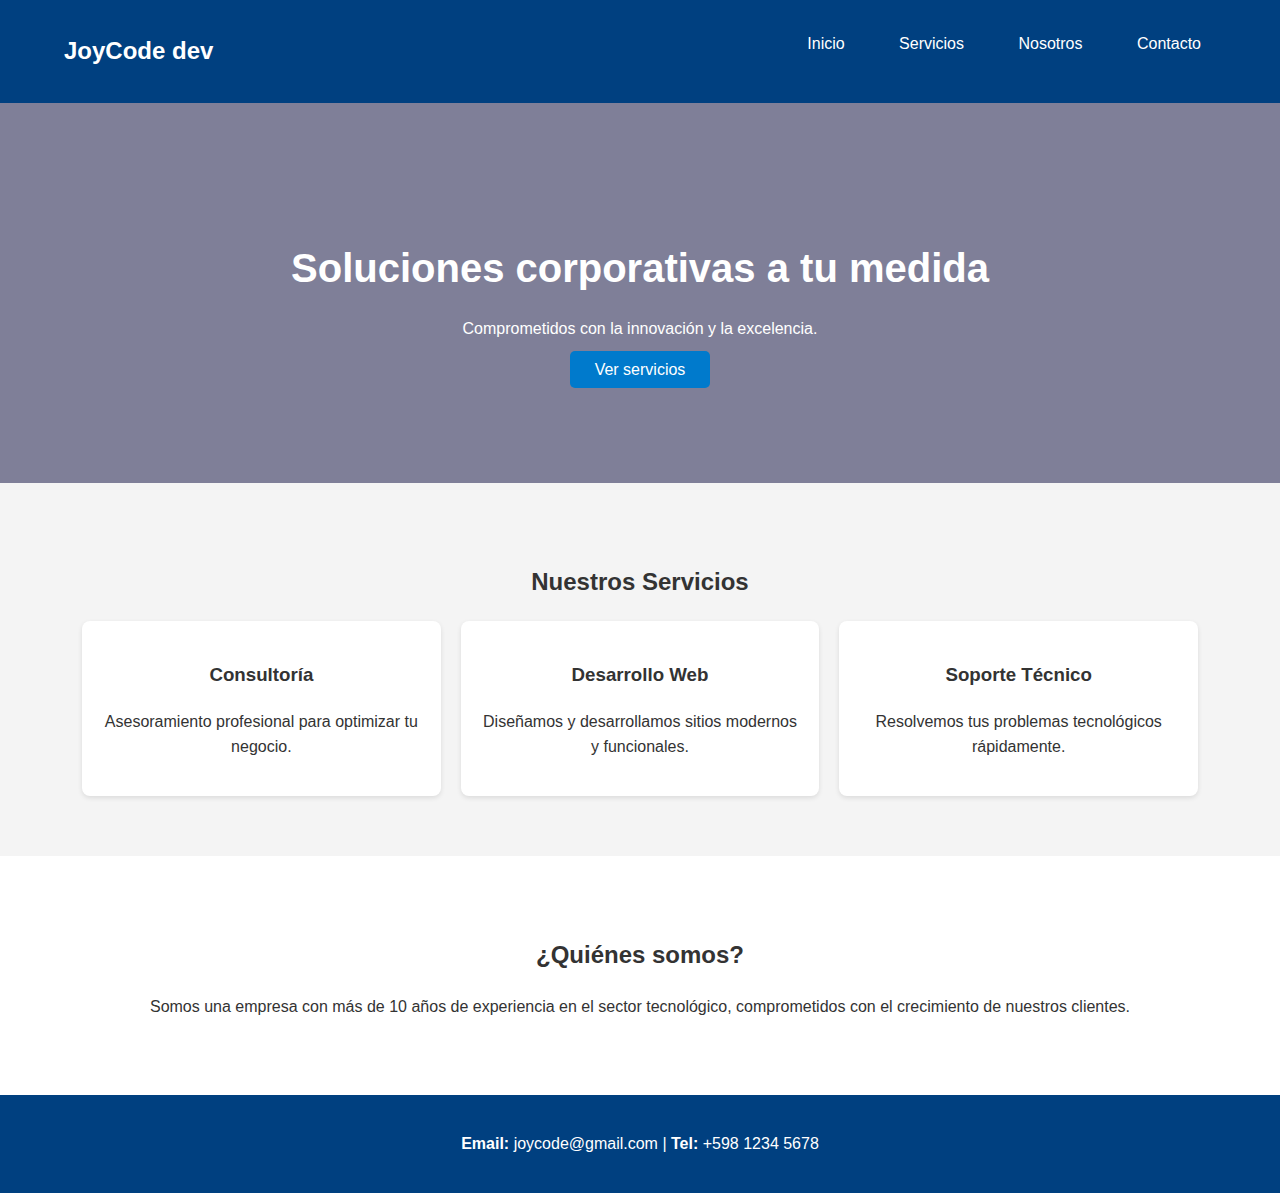
<file: joycode/joycode.html>
<!DOCTYPE html>
<html lang="es">
<head>
  <meta charset="UTF-8" />
  <meta name="viewport" content="width=device-width, initial-scale=1.0" />
  <title>JoyCode</title>
  <link rel="stylesheet" href="styles.css" />
</head>
<body>

  <header>
    <div class="container">
      <h1 class="logo">JoyCode dev</h1>
      <nav>
        <ul>
          <li><a href="#inicio">Inicio</a></li>
          <li><a href="#servicios">Servicios</a></li>
          <li><a href="#nosotros">Nosotros</a></li>
          <li><a href="#contacto">Contacto</a></li>
        </ul>
      </nav>
    </div>
  </header>

  <section class="hero" id="inicio">
    <div class="container">
      <h2>Soluciones corporativas a tu medida</h2>
      <p>Comprometidos con la innovación y la excelencia.</p>
      <a href="#servicios" class="btn">Ver servicios</a>
    </div>
  </section>

  <section class="servicios" id="servicios">
    <div class="container">
      <h2>Nuestros Servicios</h2>
      <div class="cards">
        <div class="card">
          <h3>Consultoría</h3>
          <p>Asesoramiento profesional para optimizar tu negocio.</p>
        </div>
        <div class="card">
          <h3>Desarrollo Web</h3>
          <p>Diseñamos y desarrollamos sitios modernos y funcionales.</p>
        </div>
        <div class="card">
          <h3>Soporte Técnico</h3>
          <p>Resolvemos tus problemas tecnológicos rápidamente.</p>
        </div>
      </div>
    </div>
  </section>

  <section class="nosotros" id="nosotros">
    <div class="container">
      <h2>¿Quiénes somos?</h2>
      <p>Somos una empresa con más de 10 años de experiencia en el sector tecnológico, comprometidos con el crecimiento de nuestros clientes.</p>
    </div>
  </section>

  <footer id="contacto">
    <div class="container">
      <p><strong>Email:</strong> joycode@gmail.com | <strong>Tel:</strong> +598 1234 5678</p>
    </div>
  </footer>

</body>
</html>
</file>
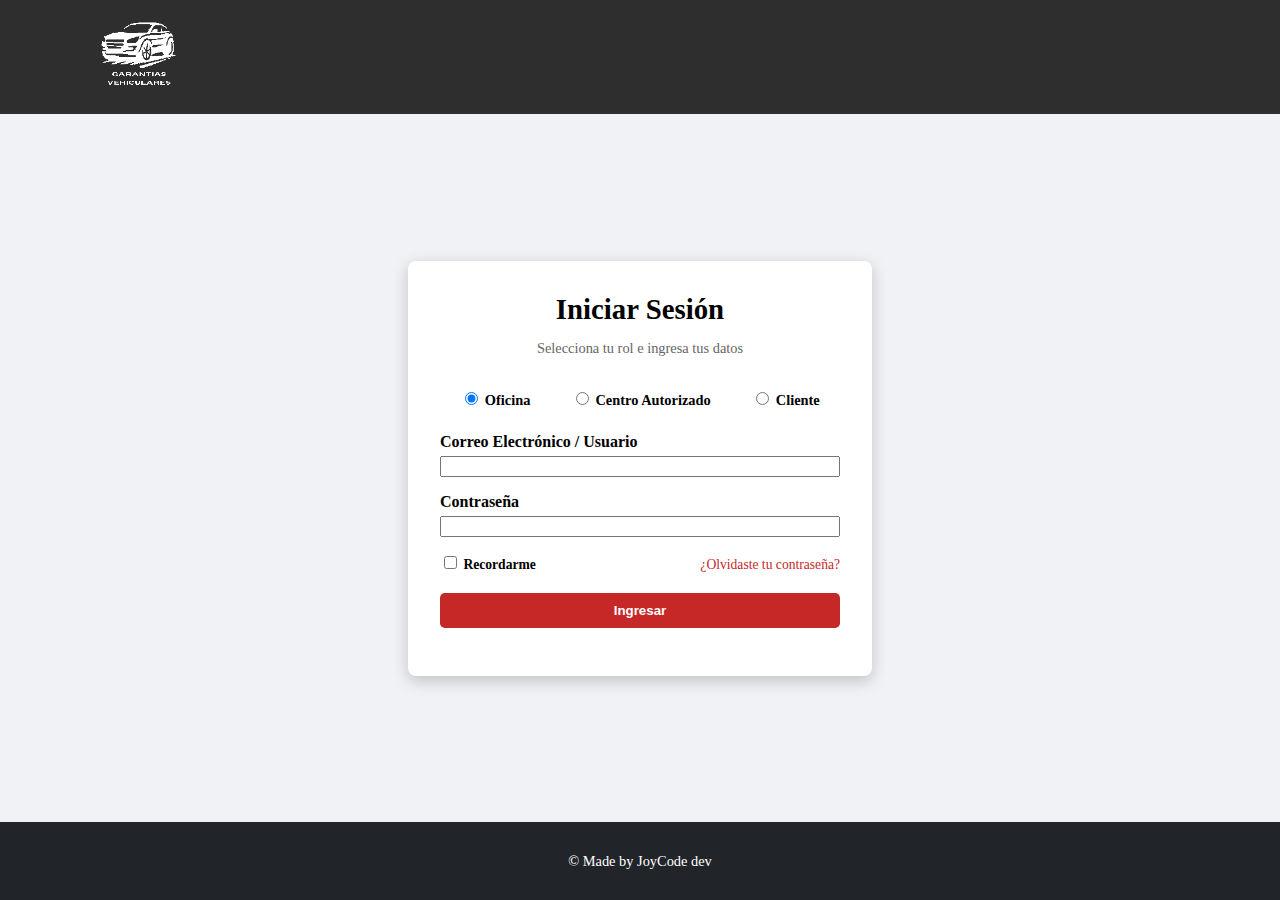
<file: login/login.html>
<!DOCTYPE html>
<html lang="es">
<head>
    <meta charset="UTF-8">
    <meta name="viewport" content="width=device-width, initial-scale=1.0">
    <title>Iniciar Sesión - Sistema de Garantías</title>
    <link rel="stylesheet" href="styleslg.css">
</head>
<body>


<header class="navbar">
    <div class="contenedor">
        <a class="marca" href="../index.html">
            <img src="../img/logo2.png" width="150" height="150" alt="logopagina">
        </a>
    </div>
</header>


<main class="login-principal">
    <section class="login-card">
        <div class="login-header">
            <span class="icono-login"></span>
            <h2>Iniciar Sesión</h2>
            <p>Selecciona tu rol e ingresa tus datos</p>
        </div>

        <form class="formulario">
            
            <div class="grupo-roles">
                <label><input type="radio" name="role" value="ventas" checked> Oficina</label>
                <label><input type="radio" name="role" value="centro"> Centro Autorizado</label>
                <label><input type="radio" name="role" value="cliente"> Cliente</label>
            </div>

            
            <div class="campo">
                <label for="usuario">Correo Electrónico / Usuario</label>
                <input type="email" id="usuario" required>
            </div>

            
            <div class="campo">
                <label for="clave">Contraseña</label>
                <input type="password" id="clave" required>
            </div>

           
            <div class="opciones">
                <label><input type="checkbox"> Recordarme</label>
                <a href="#">¿Olvidaste tu contraseña?</a>
            </div>

            
            <div class="campo">
                <button type="submit" class="btn-login">Ingresar</button>
            </div>
        </form>
    </section>
</main>


<footer class="footer">
    <p>© Made by JoyCode dev</p>
</footer>

</body>
</html>
</file>
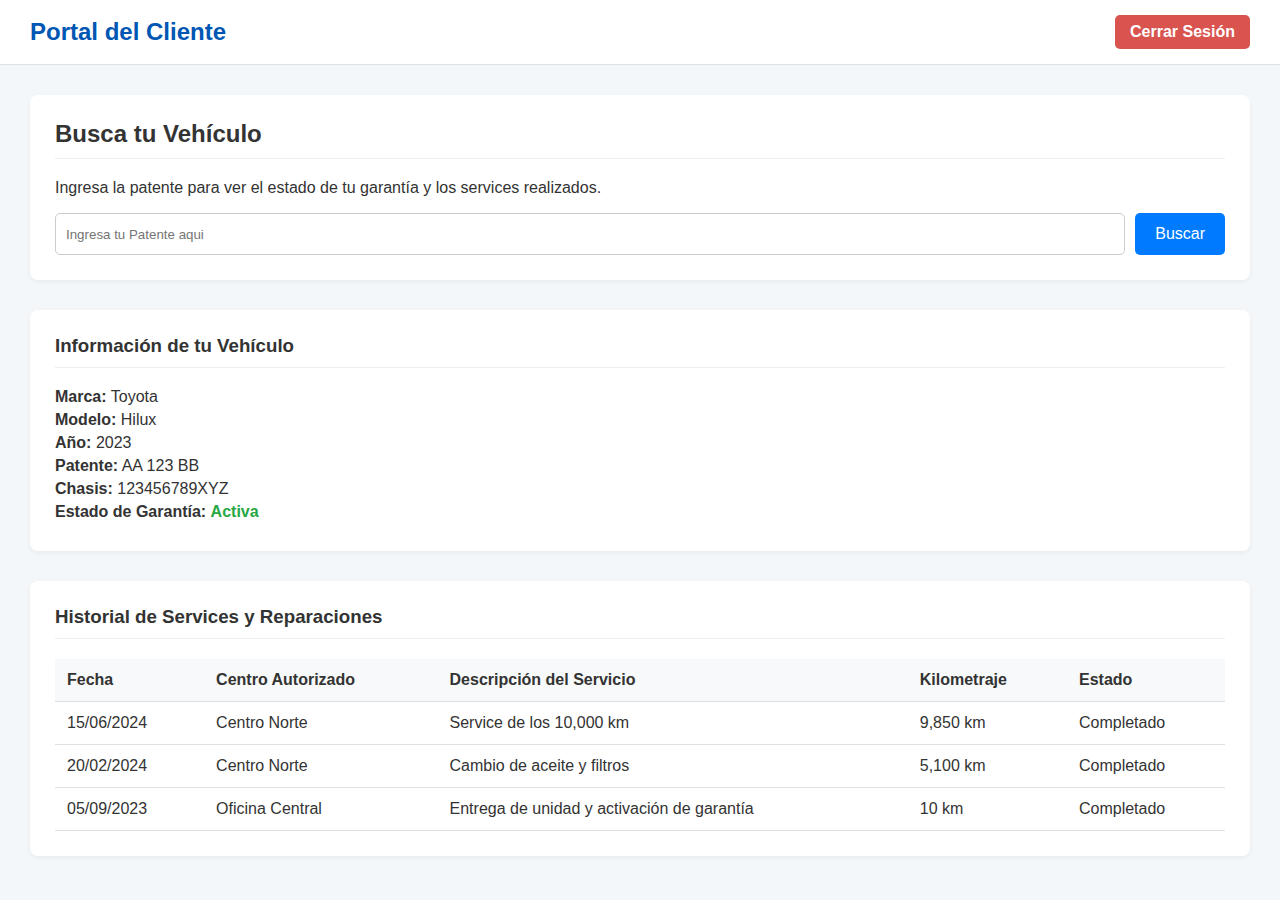
<file: paneloficina/cliente.html>
<!DOCTYPE html>
<html lang="es">
<head>
    <meta charset="UTF-8">
    <title>Portal del Cliente - Garantías</title>
    <link rel="stylesheet" href="style.css">
</head>
<body>
    <div class="dashboard-container">
        <header class="dashboard-header">
            <h1>Portal del Cliente</h1>
            <div class="user-info">
                <a href="logout.php" class="logout-button">Cerrar Sesión</a>
            </div>
        </header>

        <main class="dashboard-content">
            <div class="card">
                <h2>Busca tu Vehículo</h2>
                <p>Ingresa la patente para ver el estado de tu garantía y los services realizados.</p>
                <form class="search-form" method="post">
                    <input type="text" name="busqueda_vehiculo" placeholder="Ingresa tu Patente aqui" required>
                    <button type="submit">Buscar</button>
                </form>
            </div>

            <!-- Esta sección aparecería después de una búsqueda exitosa -->
            <div class="card">
                <h3>Información de tu Vehículo</h3>
                <div class="vehicle-details">
                    <p><strong>Marca:</strong> Toyota</p>
                    <p><strong>Modelo:</strong> Hilux</p>
                    <p><strong>Año:</strong> 2023</p>
                    <p><strong>Patente:</strong> AA 123 BB</p>
                    <p><strong>Chasis:</strong> 123456789XYZ</p>
                    <p><strong>Estado de Garantía:</strong> <span class="status-active">Activa</span></p>
                </div>
            </div>

            <div class="card">
                <h3>Historial de Services y Reparaciones</h3>
                <table class="data-table">
                    <thead>
                        <tr>
                            <th>Fecha</th>
                            <th>Centro Autorizado</th>
                            <th>Descripción del Servicio</th>
                            <th>Kilometraje</th>
                            <th>Estado</th>
                        </tr>
                    </thead>
                    <tbody>
                        <tr>
                            <td>15/06/2024</td>
                            <td>Centro Norte</td>
                            <td>Service de los 10,000 km</td>
                            <td>9,850 km</td>
                            <td>Completado</td>
                        </tr>
                        <tr>
                            <td>20/02/2024</td>
                            <td>Centro Norte</td>
                            <td>Cambio de aceite y filtros</td>
                            <td>5,100 km</td>
                            <td>Completado</td>
                        </tr>
                        <tr>
                            <td>05/09/2023</td>
                            <td>Oficina Central</td>
                            <td>Entrega de unidad y activación de garantía</td>
                            <td>10 km</td>
                            <td>Completado</td>
                        </tr>
                    </tbody>
                </table>
            </div>
        </main>
    </div>
</body>
</html>
</file>
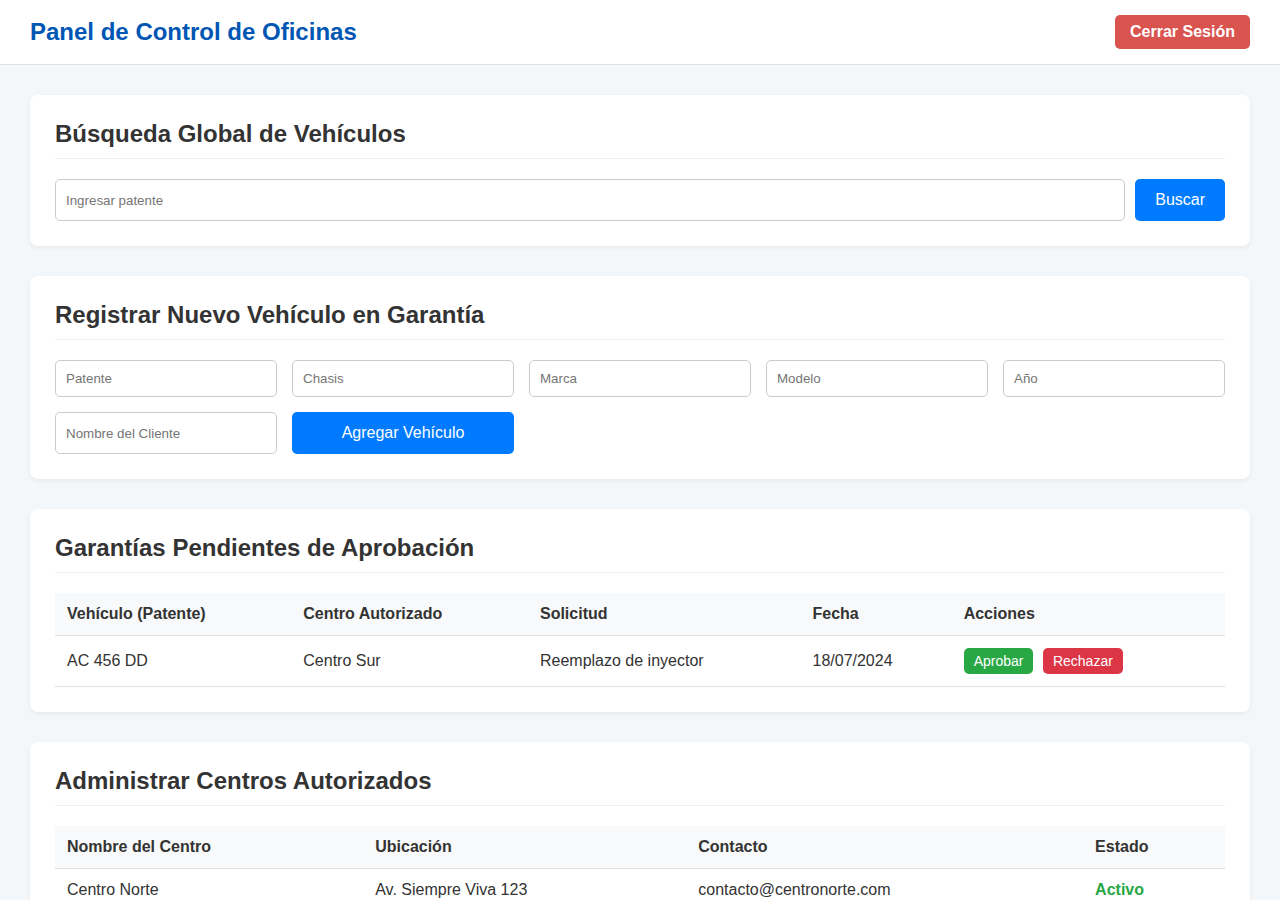
<file: paneloficina/oficina.html>
<!DOCTYPE html>
<html lang="es">
<head>
    <meta charset="UTF-8">
    <title>Panel de Control - Oficina</title>
    <link rel="stylesheet" href="style.css">
</head>
<body>
    <div class="dashboard-container">
        <header class="dashboard-header">
            <h1>Panel de Control de Oficinas</h1>
             <div class="user-info">
                <a href="logout.php" class="logout-button">Cerrar Sesión</a>
            </div>
        </header>

        <main class="dashboard-content">
            <div class="card">
                <h2>Búsqueda Global de Vehículos</h2>
                <form class="search-form">
                    <input type="text" placeholder="Ingresar patente" required>
                    <button type="submit">Buscar</button>
                </form>
            </div>
                <div class="card">
                    <h2>Registrar Nuevo Vehículo en Garantía</h2>
                    <form class="form-grid">
                        <input type="text" placeholder="Patente" required>
                        <input type="text" placeholder="Chasis" required>
                        <input type="text" placeholder="Marca" required>
                        <input type="text" placeholder="Modelo" required>
                        <input type="number" placeholder="Año" required>
                        <input type="text" placeholder="Nombre del Cliente" required>
                        <button type="submit">Agregar Vehículo</button>
                    </form>
            </div>

            <div class="card">
                <h2>Garantías Pendientes de Aprobación</h2>
                <table class="data-table">
                    <thead>
                        <tr>
                            <th>Vehículo (Patente)</th>
                            <th>Centro Autorizado</th>
                            <th>Solicitud</th>
                            <th>Fecha</th>
                            <th>Acciones</th>
                        </tr>
                    </thead>
                    <tbody>
                        <tr>
                            <td>AC 456 DD</td>
                            <td>Centro Sur</td>
                            <td>Reemplazo de inyector</td>
                            <td>18/07/2024</td>
                            <td><button class="action-btn approve">Aprobar</button> <button class="action-btn deny">Rechazar</button></td>
                        </tr>
                    </tbody>
                </table>
            </div>

            <div class="card">
                <h2>Administrar Centros Autorizados</h2>
                <table class="data-table">
                     <thead>
                        <tr>
                            <th>Nombre del Centro</th>
                            <th>Ubicación</th>
                            <th>Contacto</th>
                            <th>Estado</th>
                        </tr>
                    </thead>
                    <tbody>
                        <tr>
                            <td>Centro Norte</td>
                            <td>Av. Siempre Viva 123</td>
                            <td>contacto@centronorte.com</td>
                            <td><span class="status-active">Activo</span></td>
                        </tr>
                         <tr>
                            <td>Centro Sur</td>
                            <td>Calle Falsa 456</td>
                            <td>contacto@centrosur.com</td>
                            <td><span class="status-active">Activo</span></td>
                        </tr>
                    </tbody>
                </table>
                <br>
                <form class="form-grid">
                    <input type="text" placeholder="Nombre del nuevo centro">
                    <input type="text" placeholder="Ubicación">
                    <input type="email" placeholder="Email de contacto">
                    <button type="submit">Agregar Centro</button>
                </form>
            </div>

            <div class="card">
                <h2>Gestión de Cuentas de Usuario</h2>

                <!-- Formulario para crear una nueva cuenta -->
                <h3>Crear Nueva Cuenta</h3>

                
                <form method="post">
                    <div class="form-grid">
                        <input type="text" name="nuevo_usuario" placeholder="Nombre de usuario" required>
                        <input type="password" name="nueva_contrasena" placeholder="Contraseña" required>
                        <select name="nuevo_rol" required>
                            <option value="" disabled selected>Seleccionar Rol</option>
                            <option value="oficina">Oficina</option>
                            <option value="centro">Centro Autorizado</option>
                            <option value="cliente">Cliente</option>
            </div>                

        </main>
    </div>
</body>
<footer class="pie">Made by JoyCode dev</footer>
</html>
</file>
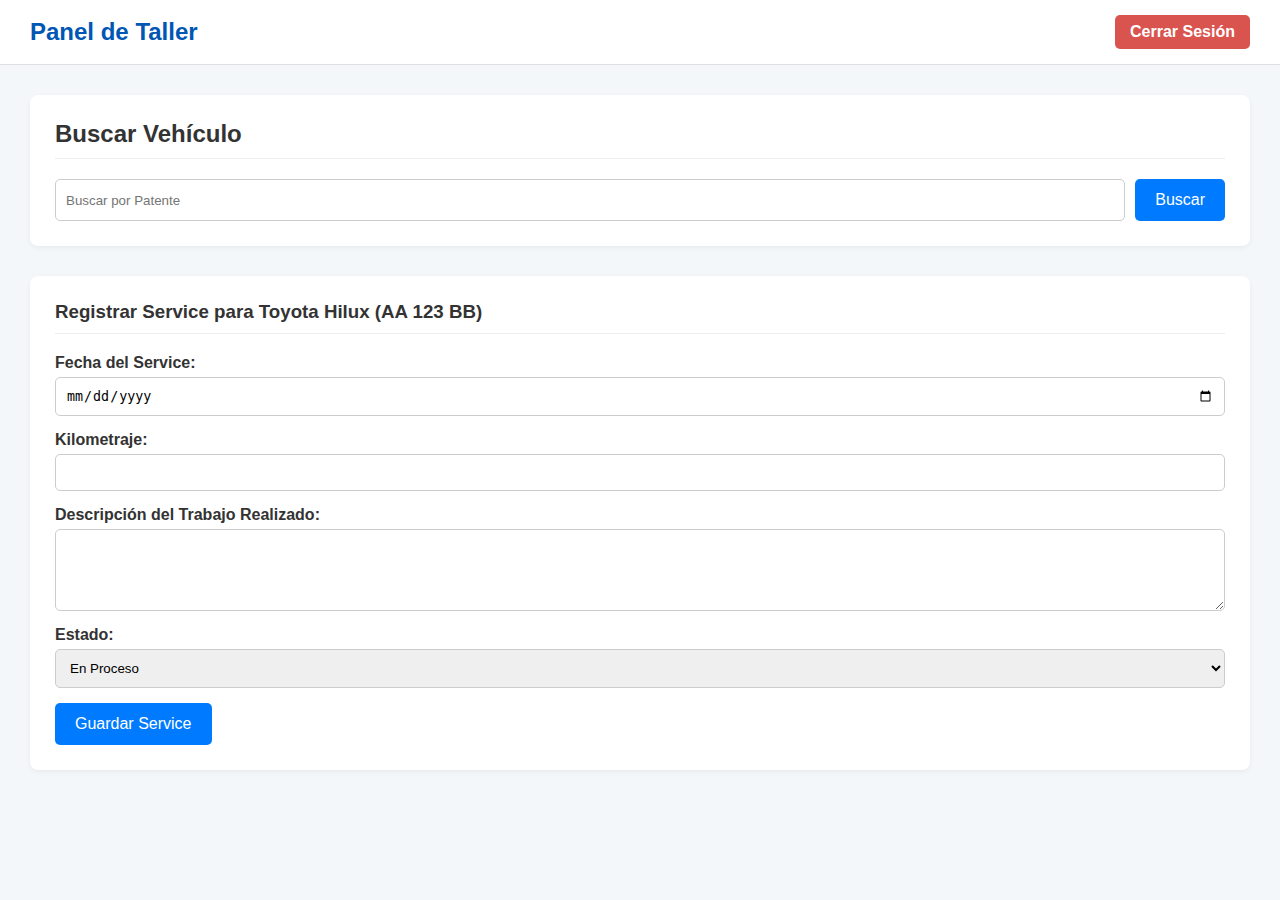
<file: paneloficina/taller.html>
<!DOCTYPE html>
<html lang="es">
<head>
    <meta charset="UTF-8">
    <title>Panel - Taller</title>
    <link rel="stylesheet" href="style.css">
</head>
<body>
    <div class="dashboard-container">
        <header class="dashboard-header">
            <h1>Panel de Taller</h1>
            <div class="user-info">
                <a href="logout.php" class="logout-button">Cerrar Sesión</a>
            </div>
        </header>

        <main class="dashboard-content">

            <div class="card">
                <h2>Buscar Vehículo</h2>
                <form class="search-form" method="post">
                    <input type="text" name="busqueda_vehiculo" placeholder="Buscar por Patente" required>
                    <button type="submit">Buscar</button>
                </form>
            </div>
            
            <!-- Esta sección aparecería al buscar un vehículo -->
            <div class="card">
                <h3>Registrar Service para Toyota Hilux (AA 123 BB)</h3>
                <form>
                    <div class="form-group">
                        <label for="fecha">Fecha del Service:</label>
                        <input type="date" id="fecha" name="fecha" required>
                    </div>
                    <div class="form-group">
                        <label for="kilometraje">Kilometraje:</label>
                        <input type="number" id="kilometraje" name="kilometraje" required>
                    </div>
                    <div class="form-group">
                        <label for="descripcion">Descripción del Trabajo Realizado:</label>
                        <textarea id="descripcion" name="descripcion" rows="4" required></textarea>
                    </div>
                    <div class="form-group">
                        <label for="estado">Estado:</label>
                        <select id="estado" name="estado">
                            <option value="en_proceso">En Proceso</option>
                            <option value="completado">Completado</option>
                            <option value="esperando_repuesto">Esperando Repuesto</option>
                        </select>
                    </div>
                    <button type="submit">Guardar Service</button>
                </form>
            </div>
        </main>
    </div>
</body>
</html>
</file>
<file: joycode/styles.css>
/* Fuente y estilo general */
body {
  margin: 0;
  font-family: 'Segoe UI', sans-serif;
  line-height: 1.6;
  color: #333;
}

.container {
  width: 90%;
  max-width: 1200px;
  margin: auto;
}

/* Header */
header {
  background: #004080;
  color: white;
  padding: 1rem 0;
}

.logo {
  float: left;
  font-size: 1.5rem;
  font-weight: bold;
}

nav {
  float: right;
}

nav ul {
  list-style: none;
  margin: 0;
}

nav li {
  display: inline-block;
  margin-left: 20px;
  padding: 15px 15px;
}

nav a {
  color: white;
  text-decoration: none;
  font-weight: 500;
}

/* Limpiar floats */
header::after {
  content: "";
  display: table;
  clear: both;
}

/* Hero */
.hero {
  background: linear-gradient(rgba(0, 0, 50, 0.5), rgba(0, 0, 50, 0.5)), url('https://via.placeholder.com/1200x400') no-repeat center center/cover;
  color: white;
  text-align: center;
  padding: 100px 20px;
}

.hero h2 {
  font-size: 2.5rem;
  margin-bottom: 10px;
}

.hero .btn {
  background: #007acc;
  color: white;
  padding: 10px 25px;
  text-decoration: none;
  border-radius: 5px;
}

/* Servicios */
.servicios {
  background: #f4f4f4;
  padding: 60px 20px;
  text-align: center;
}

.cards {
  display: flex;
  flex-wrap: wrap;
  gap: 20px;
  justify-content: center;
}

.card {
  background: white;
  padding: 20px;
  flex: 1 1 250px;
  box-shadow: 0 2px 5px rgba(0,0,0,0.1);
  border-radius: 8px;
}

/* Nosotros */
.nosotros {
  padding: 60px 20px;
  background: white;
  text-align: center;
}

/* Footer */
footer {
  background: #004080;
  color: white;
  text-align: center;
  padding: 20px 0;
}

/* Responsive */
@media (max-width: 768px) {
  nav {
    float: none;
    text-align: center;
  }

  nav li {
    display: block;
    margin: 10px 0;
  }

  .cards {
    flex-direction: column;
  }
}
</file>
<file: login/styleslg.css>
/* General */
body {
    margin: 0;
    padding: 0;
    font-family: Tahoma;
    background-color: #f0f2f5;
    display: flex;
    flex-direction: column;
    min-height: 100vh;
}

/* Navbar */
.navbar {
    background-color: #2E2E2E; /* gris oscuro */
    font-family: Impact, Haettenschweiler, 'Arial Narrow Bold', sans-serif;
    color: white;
    padding: 2rem 0;
    height: 50px;
    display: flex;
    align-items: center;
}


.contenedor {
    width: 90%;
    max-width: 1200px;
    margin: 0 auto;
    display: flex;
    justify-content: space-between;
    align-items: center;
}

.marca {
    text-decoration: none;
    font-size: 1.25rem;
    font-family: Cambria, serif;
}

/* Login Main */
.login-principal {
    flex: 1;
    display: flex;
    justify-content: center;
    align-items: center;
    padding: 2rem;
}

/* Login Card */
.login-card {
    background-color: white;
    padding: 2rem;
    border-radius: 0.5rem;
    box-shadow: 0 0.3rem 1rem rgba(0, 0, 0, 0.2);
    width: 100%;
    max-width: 400px;
}

/* Header */
.login-header {
    text-align: center;
    margin-bottom: 2rem;
}

.icono-login::before {
    content: \"\\21B5\"; /* ↵ */
    font-size: 2rem;
    display: block;
    margin-bottom: 0.5rem;
    color: #C62828;
}

.login-header h2 {
    margin: 0;
    font-size: 1.8rem;
}

.login-header p {
    color: #666;
    font-size: 0.9rem;
}

/* Formulario */
.formulario .campo {
    margin-bottom: 1rem;
    display: flex;
    flex-direction: column;
}

.formulario label {
    margin-bottom: 0.3rem;
    font-weight: bold;
}

.formulario input[type=\"email\"],
.formulario input[type=\"password\"] {
    padding: 0.5rem;
    border: 1px solid #ccc;
    border-radius: 0.3rem;
}

.grupo-roles {
    display: flex;
    justify-content: space-around;
    margin-bottom: 1.2rem;
}

.grupo-roles label {
    font-size: 0.9rem;
}

/* Recordarme + Enlace */
.opciones {
    display: flex;
    justify-content: space-between;
    align-items: center;
    margin-bottom: 1rem;
    font-size: 0.85rem;
}

.opciones a {
    text-decoration: none;
    color: #C62828;
}

.opciones a:hover {
    text-decoration: underline;
}

/* Botón */
.btn-login {
    background-color: #C62828;
    color: white;
    padding: 0.6rem;
    border: none;
    border-radius: 0.3rem;
    font-weight: bold;
    width: 100%;
    cursor: pointer;
}

.btn-login:hover {
    background-color: #C62828;
}

/* Footer */
.footer {
    background-color: #212529;
    color: white;
    text-align: center;
    padding: 1rem 0;
    font-size: 0.9rem;
}
</file>
<file: paneloficina/style.css>
/* Estilos Generales */
body {
    font-family: -apple-system, BlinkMacSystemFont, "Segoe UI", Roboto, "Helvetica Neue", Arial, sans-serif;
    background-color: #f4f7f9;
    margin: 0;
    color: #333;
}


/* Estructura del Dashboard */
.dashboard-container {
    display: flex;
    flex-direction: column;
    height: 100vh;
    width: 100%;
}

.dashboard-header {
    background-color: #ffffff;
    padding: 15px 30px;
    border-bottom: 1px solid #e0e0e0;
    display: flex;
    justify-content: space-between;
    align-items: center;
    flex-shrink: 0;
}

.dashboard-header h1 {
    margin: 0;
    font-size: 24px;
    color: #0056b3;
}

.user-info {
    display: flex;
    align-items: center;
}

.user-info span {
    margin-right: 20px;
}

.logout-button {
    background-color: #d9534f;
    color: white;
    padding: 8px 15px;
    border-radius: 5px;
    text-decoration: none;
    font-weight: bold;
    transition: background-color 0.2s;
}

.logout-button:hover {
    background-color: #c9302c;
}

.dashboard-content {
    flex-grow: 1;
    padding: 30px;
    overflow-y: auto;
}

/* Tarjetas (Cards) */
.card {
    background-color: #ffffff;
    border-radius: 8px;
    box-shadow: 0 2px 5px rgba(0,0,0,0.05);
    padding: 25px;
    margin-bottom: 30px;
}

.card h2, .card h3 {
    margin-top: 0;
    margin-bottom: 20px;
    border-bottom: 1px solid #eee;
    padding-bottom: 10px;
}

/* Formularios */
.search-form {
    display: flex;
    gap: 10px;
}

.search-form input {
    flex-grow: 1;
    padding: 12px;
    border: 1px solid #ccc;
    border-radius: 5px;
}

.form-grid {
    display: grid;
    grid-template-columns: repeat(auto-fit, minmax(200px, 1fr));
    gap: 15px;
}

.form-group {
    display: flex;
    flex-direction: column;
    margin-bottom: 15px;
}

.form-group label {
    margin-bottom: 5px;
    font-weight: bold;
}

input[type="text"], input[type="email"], input[type="number"], input[type="date"], select, textarea {
    padding: 10px;
    border: 1px solid #ccc;
    border-radius: 5px;
    width: 100%;
    box-sizing: border-box; /* Importante para el padding */
}

textarea {
    resize: vertical;
}

button {
    padding: 12px 20px;
    background-color: #007bff;
    color: #fff;
    border: none;
    border-radius: 5px;
    cursor: pointer;
    font-size: 16px;
    transition: background-color 0.2s;
}

button:hover {
    background-color: #0056b3;
}

/* Tablas de Datos */
.data-table {
    width: 100%;
    border-collapse: collapse;
}

.data-table th, .data-table td {
    padding: 12px;
    text-align: left;
    border-bottom: 1px solid #e0e0e0;
}

.data-table thead th {
    background-color: #f8f9fa;
    font-weight: bold;
}

.data-table tbody tr:hover {
    background-color: #f1f1f1;
}

/* Detalles específicos */
.vehicle-details p {
    margin: 5px 0;
}

.status-active {
    color: #28a745;
    font-weight: bold;
}

.action-btn {
    padding: 5px 10px;
    font-size: 14px;
    margin-right: 5px;
}
.action-btn.approve { background-color: #28a745; }
.action-btn.deny { background-color: #dc3545; }

.pie{
    background-color: #2E2E2E;
    color: white;
    text-align: center;
    padding: 10px;
    position: fixed;
    bottom: 0;
    width: 100%;
}
</file>
